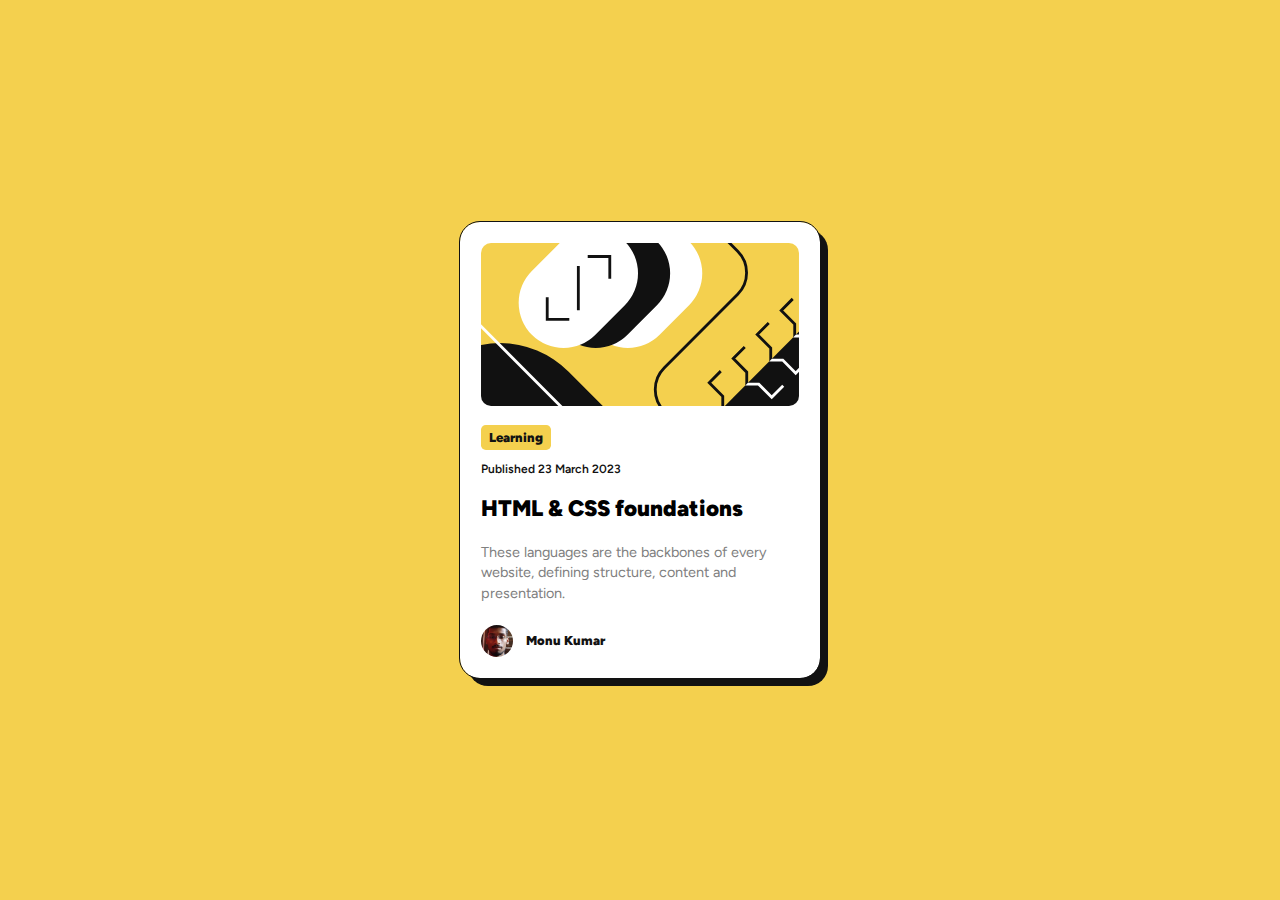
<file: 02-blog-preview-card/blog-preview-card-main/index.html>
<!DOCTYPE html>
<html lang="en">
<head>
  <meta charset="UTF-8">
  <meta name="viewport" content="width=device-width, initial-scale=1.0"> <!-- displays site properly based on user's device -->

  <link rel="icon" type="image/png" sizes="32x32" href="./assets/images/favicon-32x32.png">
  <link rel="stylesheet" href="./style.css">
  
  <title>Frontend Mentor | Blog preview card</title>

  <!-- Feel free to remove these styles or customise in your own stylesheet 👍 -->
  <style>
    .attribution { font-size: 11px; text-align: center; }
    .attribution a { color: hsl(228, 45%, 44%); }
  </style>
</head>
<body>

  <!-- Learning

  Published 21 Dec 2023

  HTML & CSS foundations

  These languages are the backbone of every website, defining structure, content, and presentation.

  Greg Hooper
  
  <div class="attribution">
    Challenge by <a href="https://www.frontendmentor.io?ref=challenge" target="_blank">Frontend Mentor</a>. 
    Coded by <a href="#">Your Name Here</a>.
  </div> -->

  <div class="wrapper">
    <div class="blog-card">
      <div class="img"></div>
      <div class="tags">
        <span>learning</span>
      </div>
      <p class="date">published 23 march 2023</p>
      <h1 class="head-line">HTML & CSS foundations</h1>
      <p class="description">
        These languages are the backbones of every website, defining structure, content and presentation.
      </p>
      <div class="author">
        <img src="./assets/images/mkd.jpeg" alt="autor image">
        <a class="author-name" href="https://github.com/monukd01dev">monu kumar</a>
      </div>
    </div>
  </div>

</body>
</html>
</file>
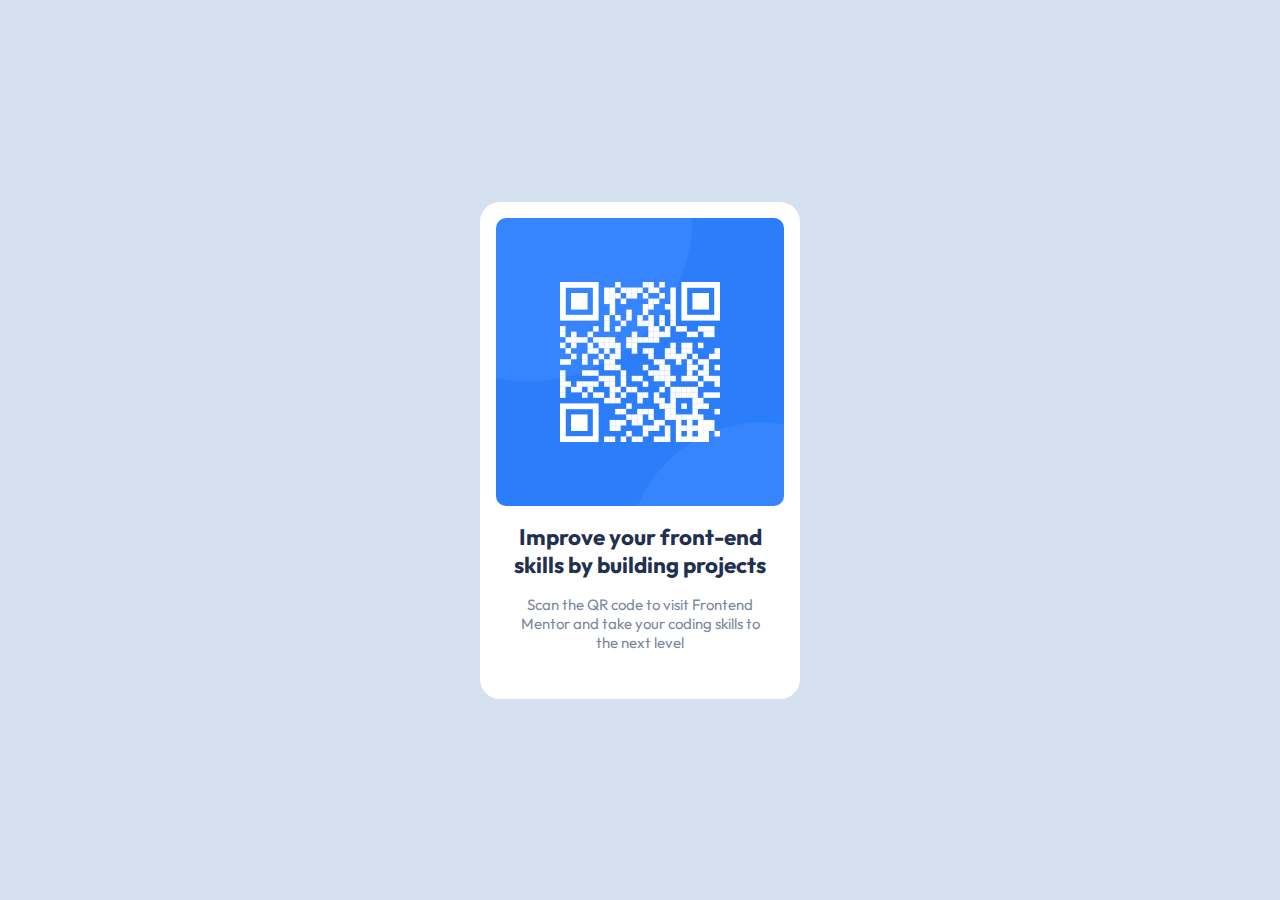
<file: 01-qr-code-component/qr-code-component-main/qr-code-component-main/index.html>
<!DOCTYPE html>
<html lang="en">
<head>
  <meta charset="UTF-8">
  <meta name="viewport" content="width=device-width, initial-scale=1.0"> <!-- displays site properly based on user's device -->

  <link rel="icon" type="image/png" sizes="32x32" href="./images/favicon-32x32.png">
  
  <title>Frontend Mentor | QR code component</title>
  <link rel="stylesheet" href="./style.css">

</head>
<body>

  <!-- Improve your front-end skills by building projects

  Scan the QR code to visit Frontend Mentor and take your coding skills to the next level
  
  <div class="attribution">
    Challenge by <a href="https://www.frontendmentor.io?ref=challenge" target="_blank">Frontend Mentor</a>. 
    Coded by <a href="#">Your Name Here</a>.
  </div> -->

  <div class="wrapper">
    <div class="qr-container">
      <div class="qr-img"></div>
      <div class="qr-details">
        <h1>Improve your front-end skills by building projects</h1>
        <p>Scan the QR code to visit Frontend Mentor and take your coding skills to the next level</p>
      </div>
    </div>
  </div>

</body>
</html>
</file>
<file: 02-blog-preview-card/blog-preview-card-main/style.css>
@import url('https://fonts.googleapis.com/css2?family=Figtree:ital,wght@0,500..900;1,500..900&display=swap');


:root{
    --clr-primary : hsl(47, 88%, 63%);
    --clr-white : hsl(0, 0%, 100%);
    --clr-grey : hsl(0, 0%, 50%);
    --clr-black : hsl(0, 0%, 7%)
}

*{
    margin: 0;
    padding: 0;
    box-sizing: border-box;
}

body{
    font-family: "Figtree", sans-serif;
    font-size: 16px;
}

/* wrapper */
.wrapper{
    width: 100%;
    height: 100vh;
    display: flex;
    align-items: center;
    justify-content: center;
    background-color: var(--clr-primary);
}

.blog-card{
    outline: 1px solid var(--clr-black);
    max-width: 360px;
    width: 90%;
    max-height: 480px;
    height: fit-content;
    background-color: var(--clr-white);
    border-radius: 20px;
    padding: 1.3rem;
    box-shadow: 8px 8px var(--clr-black);
}

.img{
    background-image: url("./assets/images/illustration-article.svg");
    width: 100%;
    height: 10.2rem;
    border-radius: 10px;
    background-size: cover;
    background-position: center;
    margin-bottom: 1.3rem;
}

.tags span{
    color: var(--clr-black);
    font-weight: 900;
    text-transform: capitalize;
    background-color: var(--clr-primary);
    padding: 0.3rem 0.5rem;
    border-radius: 0.3rem;
    border: none;
    font-size: small;
    
}

.date{
    font-size: 0.75rem;
    text-transform: capitalize;
    margin-top: 1rem;
    font-weight: 600;
    color: var(--clr-black);
}

.head-line{
    font-size: 1.4rem;
    margin-top: 1.2rem;
    font-weight: 900;
    cursor: pointer;
}
.head-line:active{
    color: var(--clr-primary);
}
.description{
    margin-top: 1.2rem;
    font-size: 0.9rem;
    color: var(--clr-grey);
    line-height: 1.3rem;
}
.author{
    margin-top: 1.3rem;
    display: flex;
    align-items: center;
    gap: 0.8rem;
}
.author img{
    width: 2rem;
    border-radius: 100%;
}
.author-name{
    font-weight: 900;
    font-size: small;
    text-transform: capitalize;
    text-decoration: none;
    color: var(--clr-black);
}

.author-name:hover{
    /* font-style: italic; */
    text-decoration: underline;
}
</file>
<file: 01-qr-code-component/qr-code-component-main/qr-code-component-main/style.css>
@import url('https://fonts.googleapis.com/css2?family=Outfit:wght@100..900&display=swap');

:root{
    --white-clr: #fff;
    --blue-clr: #2C7DFA;
    --darkNavy-clr:#1F314F;
    --grey-clr: #7D889E;
    --greyLight-clr: #D5E1EF;
}

*{
    margin: 0;
    padding: 0;
    box-sizing: border-box;
    font-family: "Outfit", sans-serif;
}


.wrapper{
    width: 100%;
    height: 100vh;
    display:flex;
    align-items: center;
    justify-content: center;
    background-color: var(--greyLight-clr);;
}

.qr-container{
    width: 320px;
    min-width: 320px;
    height: 497px;
    border-radius: 20px;
    padding: 1rem;
    background-color: var(--white-clr);
}

.qr-img{
    background-image: url("./images/image-qr-code.png");
    width: 100%;
    height: 18rem;
    background-size:cover;
    background-position: center;
    border-radius: 10px;

}
.qr-details{
    padding-right:0.8rem ;
    padding-left: 0.8rem;
    margin-top: 1.1rem;
    text-align: center;
}
.qr-details h1{
    font-weight: 700;
    font-size: 1.4rem;
    color: var(--darkNavy-clr);
    
}
.qr-details p{
    margin-top: 1rem;
    font-weight: 400;
    font-size: 15px;
    color: var(--grey-clr);
    
}
</file>
